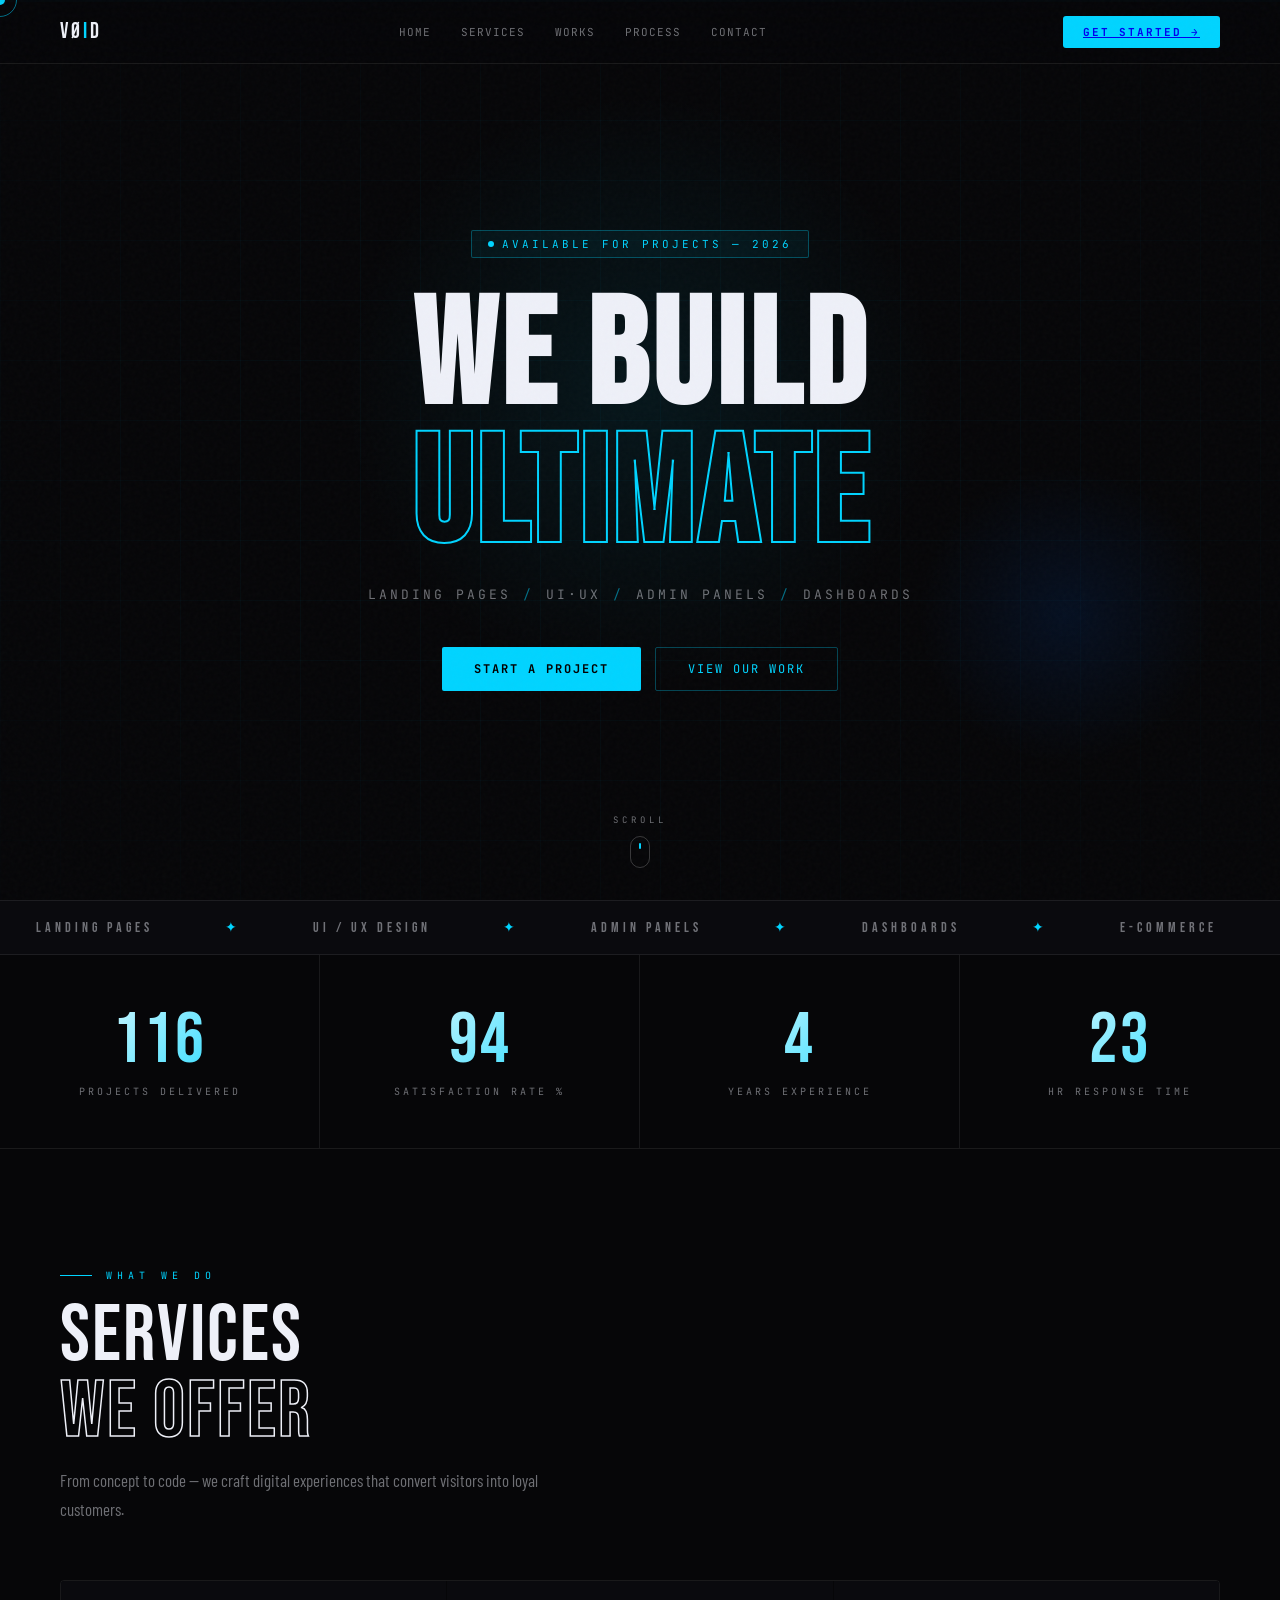
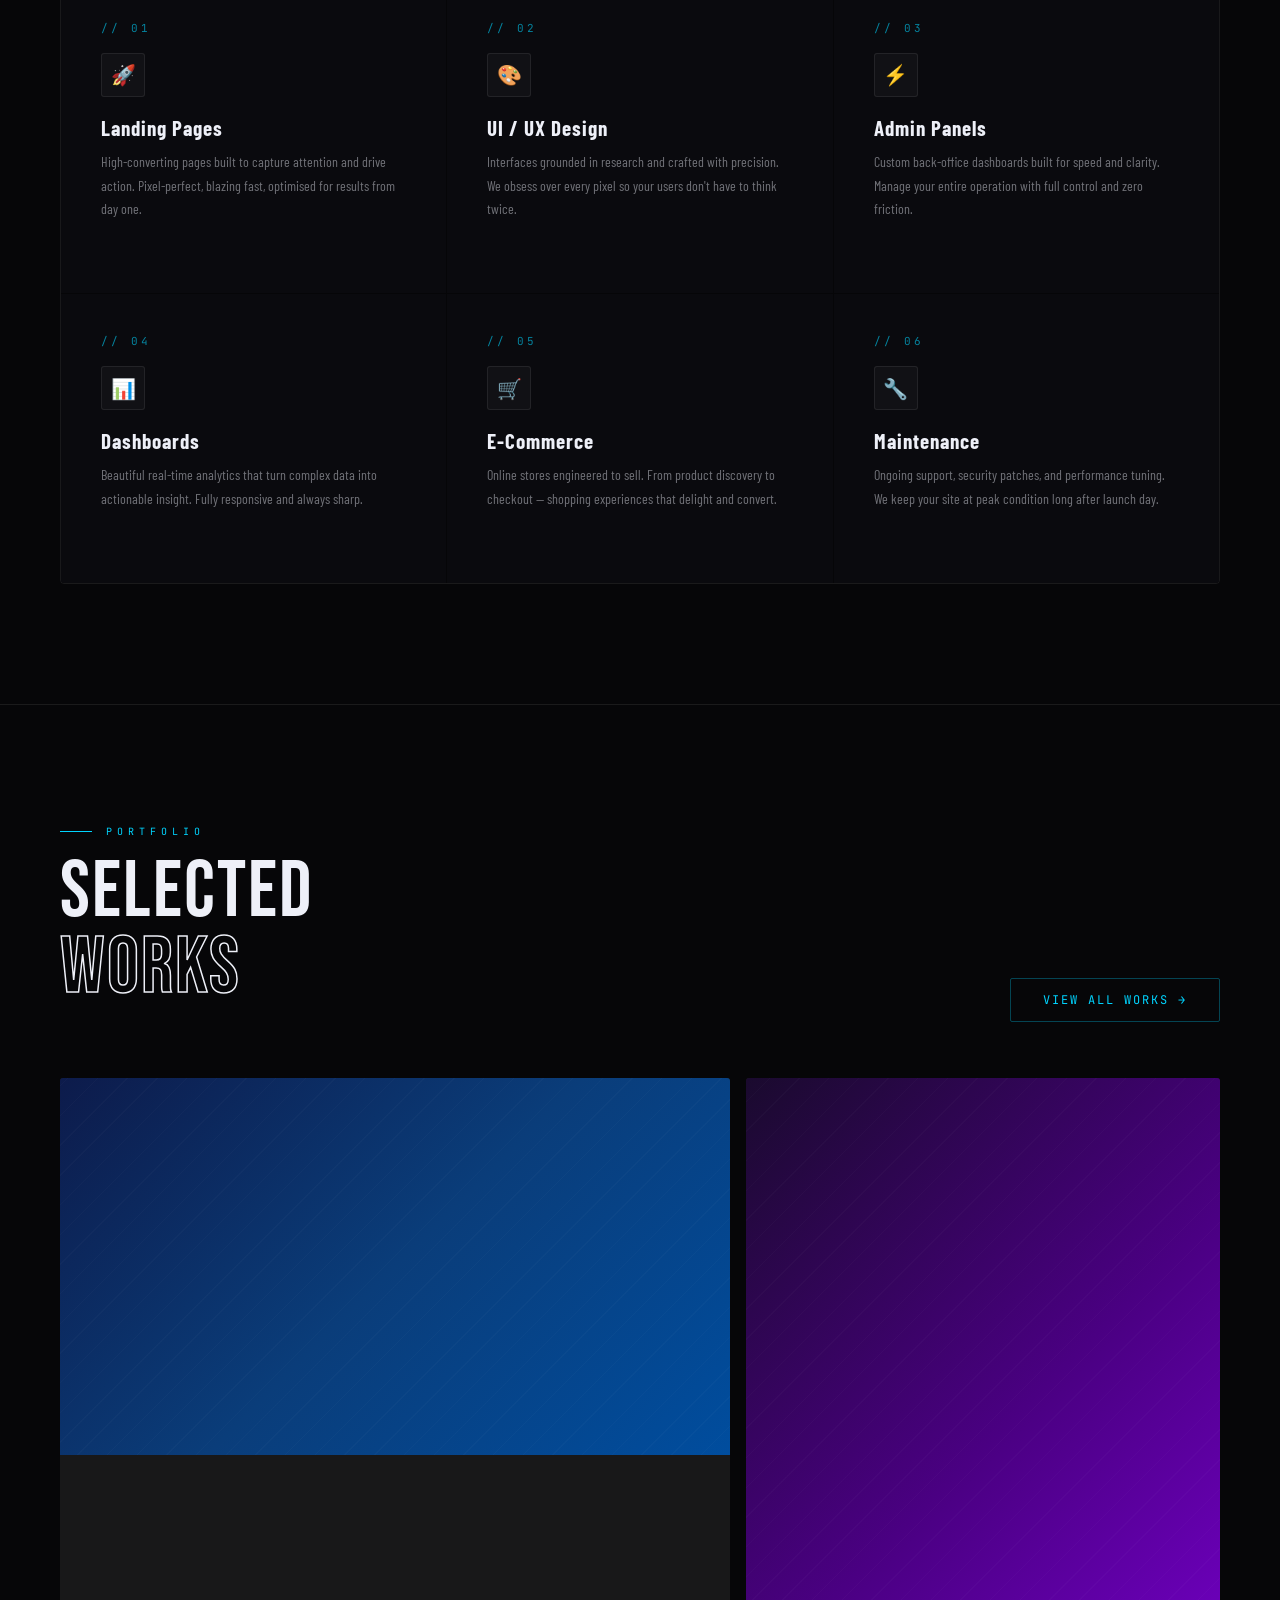
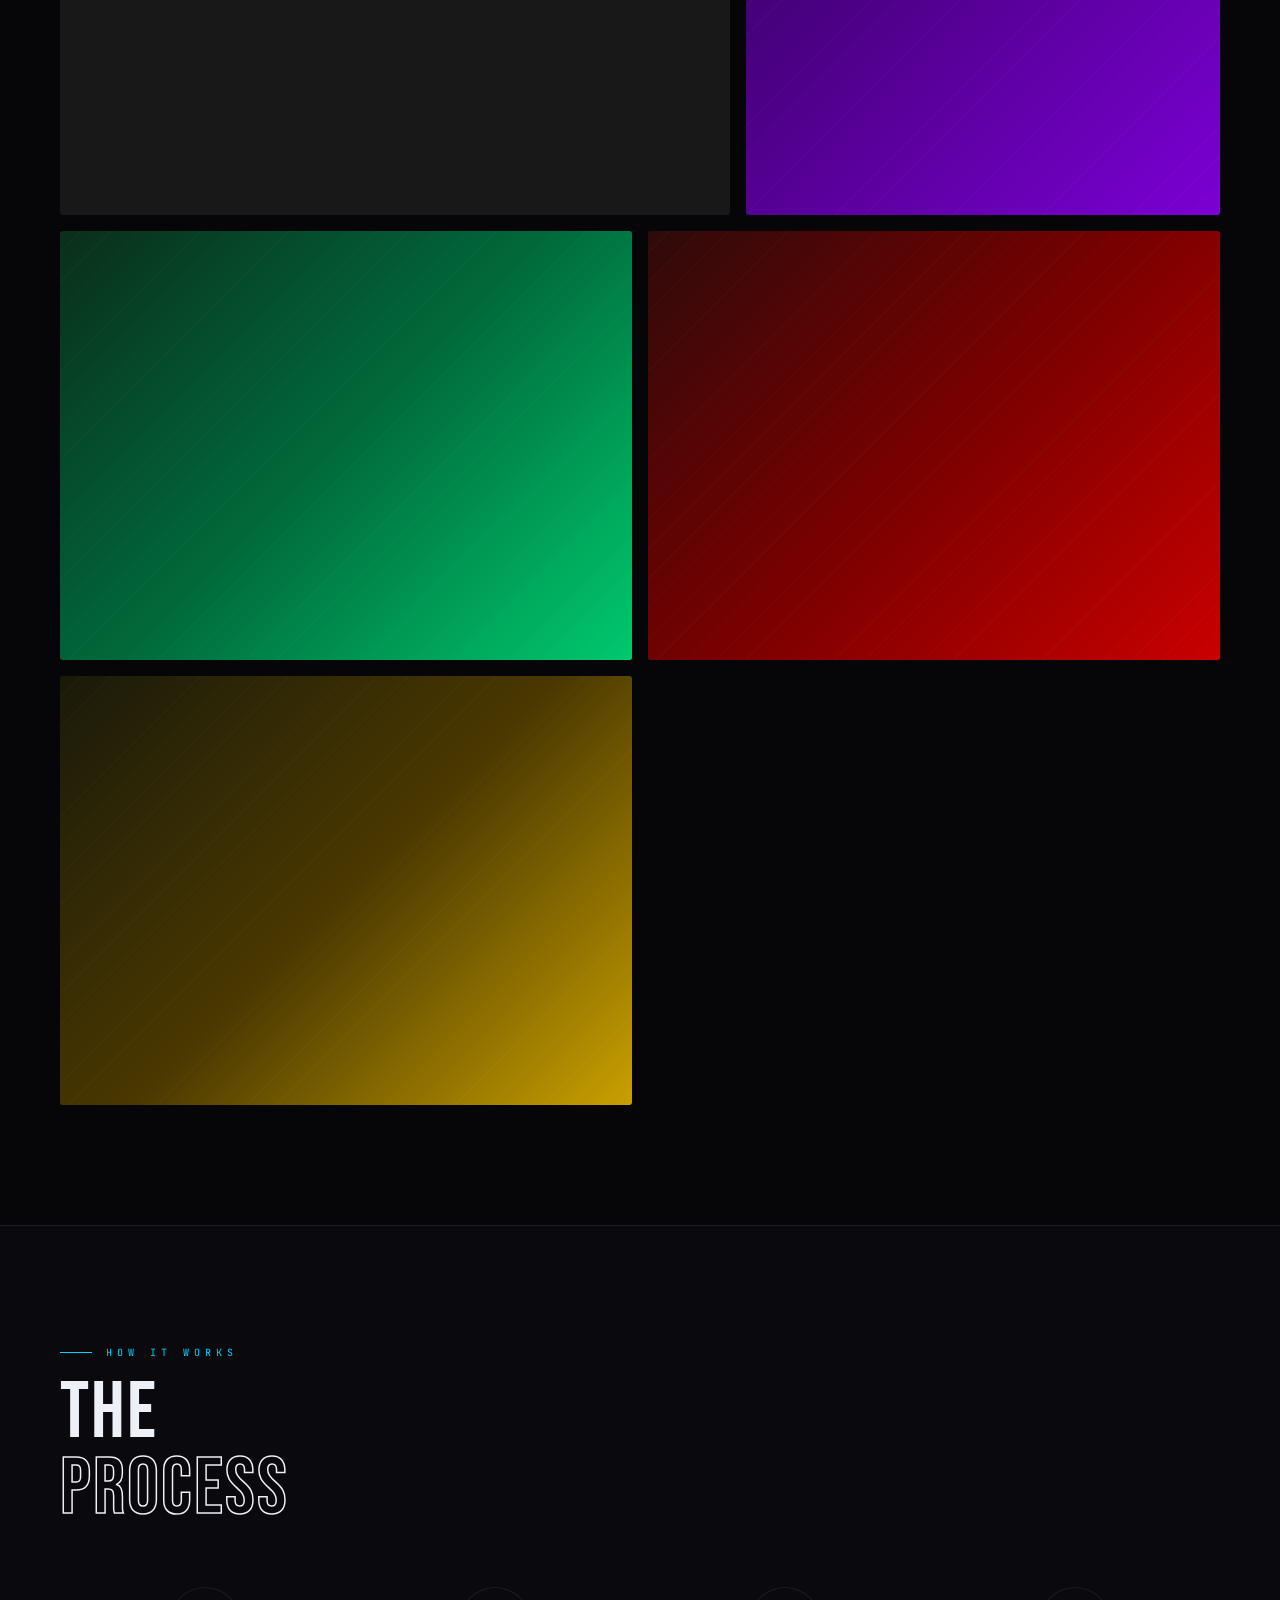
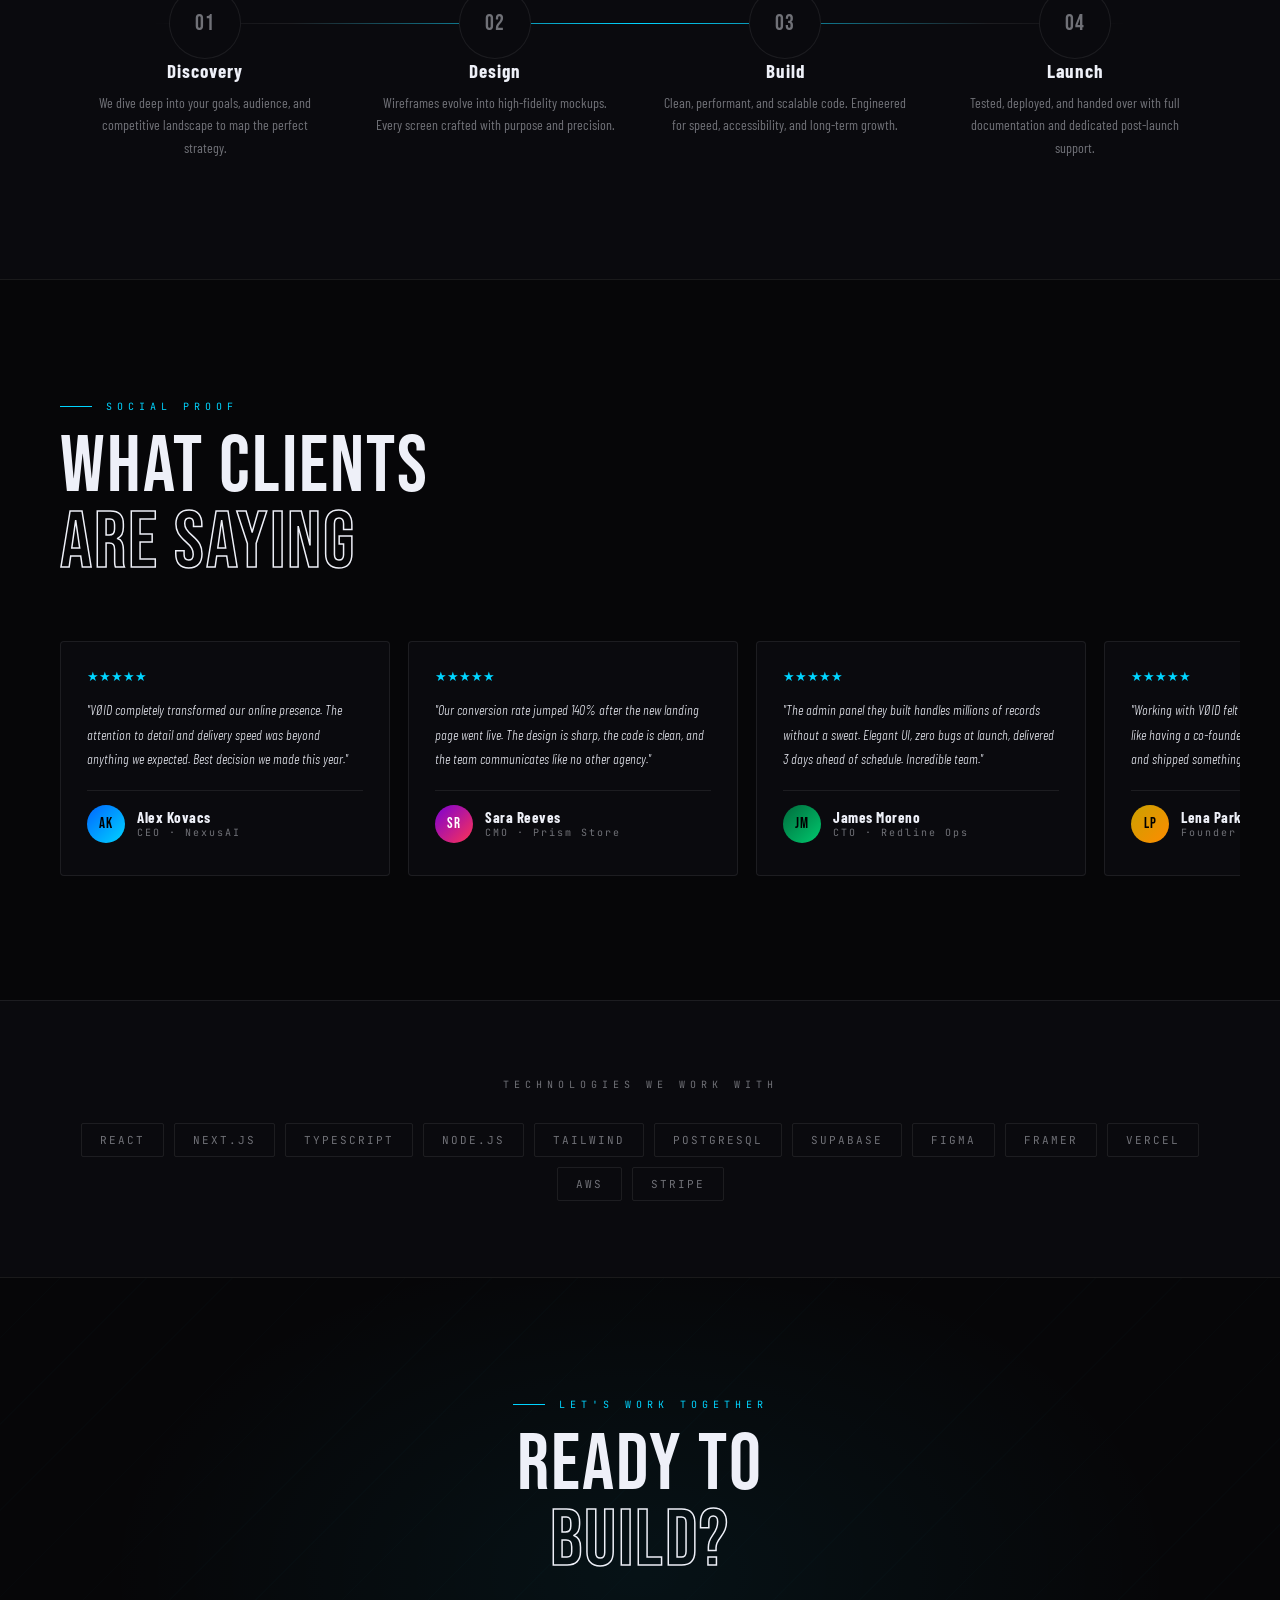
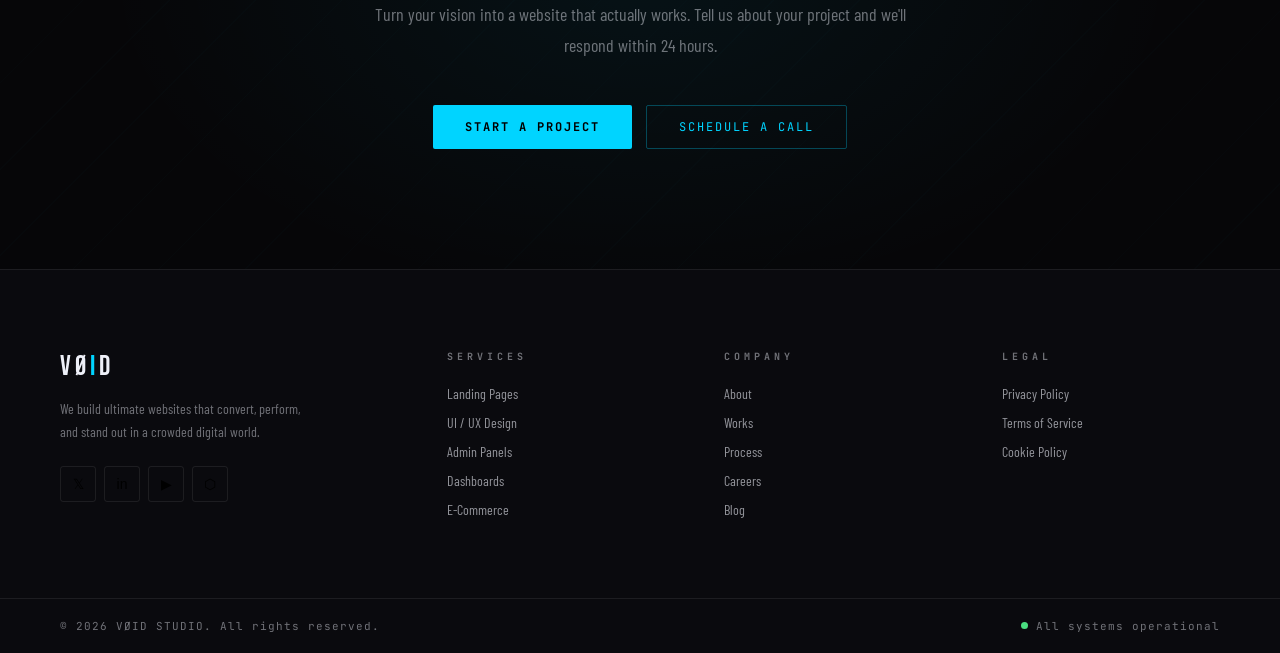
<file: Void Studio/frontend/src/pages/home/index.html>
<!DOCTYPE html>
<html lang="en">
<head>
<meta charset="UTF-8">
<meta name="viewport" content="width=device-width, initial-scale=1.0">
<title>VØID STUDIO — We Build Ultimate Websites</title>
<link rel="preconnect" href="https://fonts.googleapis.com">
<link href="https://fonts.googleapis.com/css2?family=Bebas+Neue&family=Barlow+Condensed:wght@300;400;600;700&family=JetBrains+Mono:wght@300;400;700&display=swap" rel="stylesheet">
<link rel="stylesheet" href="style.css">
</head>
<body>
<div id="cursor"></div>
<div id="cursor-ring"></div>
<div class="scanline"></div>

<!-- HEADER -->
<header>
  <a href="#" class="logo">VØ<span class="a">I</span>D</a>
  <nav class="desk">
    <a href="#">Home</a><a href="#services">Services</a>
    <a href="#works">Works</a><a href="#process">Process</a>
    <a href="#contact">Contact</a>
  </nav>
  <button class="hbtn" type="button"><a href="login.html">Get Started →</a></button>
  <button class="ham" id="ham" type="button" aria-label="Menu">
    <span></span><span></span><span></span>
  </button>
</header>
<div class="mob-nav" id="mobnav">
  <a href="#">Home</a><a href="#services">Services</a>
  <a href="#works">Works</a><a href="#process">Process</a>
  <a href="#contact">Contact</a>
  <button class="mmbtn" type="button"><a href="login.html">Get Started →</a></button>
</div>

<!-- HERO -->
<section class="hero">
  <div class="hero-grid"></div>
  <div class="orb1"></div><div class="orb2"></div>
  <div class="hero-badge"><span class="dot"></span>Available for projects — 2026</div>
  <div class="glitch-wrap">
    <h1>WE BUILD<br><span class="aw">ULTIMATE</span></h1>
    <div class="gc" aria-hidden="true">WE BUILD<br>ULTIMATE</div>
    <div class="gc" aria-hidden="true">WE BUILD<br>ULTIMATE</div>
  </div>
  <p class="hero-sub">Landing Pages<span class="sep">/</span>UI·UX<span class="sep">/</span>Admin Panels<span class="sep">/</span>Dashboards</p>
  <div class="hero-cta">
    <button class="btn-p" type="button">Start a Project</button>
    <button class="btn-g" type="button">View Our Work</button>
  </div>
  <div class="scroll-cue"><span>scroll</span><div class="scroll-mouse"></div></div>
</section>

<!-- TICKER -->
<div class="ticker">
  <div class="ticker-track">
    <span>Landing Pages</span><span class="ac">✦</span><span>UI / UX Design</span><span class="ac">✦</span>
    <span>Admin Panels</span><span class="ac">✦</span><span>Dashboards</span><span class="ac">✦</span>
    <span>E-Commerce</span><span class="ac">✦</span><span>Web Apps</span><span class="ac">✦</span>
    <span>Mobile First</span><span class="ac">✦</span><span>SEO Ready</span><span class="ac">✦</span>
    <span>Landing Pages</span><span class="ac">✦</span><span>UI / UX Design</span><span class="ac">✦</span>
    <span>Admin Panels</span><span class="ac">✦</span><span>Dashboards</span><span class="ac">✦</span>
    <span>E-Commerce</span><span class="ac">✦</span><span>Web Apps</span><span class="ac">✦</span>
    <span>Mobile First</span><span class="ac">✦</span><span>SEO Ready</span><span class="ac">✦</span>
  </div>
</div>

<!-- STATS -->
<div class="stats reveal">
  <div class="stat-item"><div class="stat-num" data-target="120">0</div><div class="stat-label">Projects Delivered</div></div>
  <div class="stat-item"><div class="stat-num" data-target="98">0</div><div class="stat-label">Satisfaction Rate %</div></div>
  <div class="stat-item"><div class="stat-num" data-target="5">0</div><div class="stat-label">Years Experience</div></div>
  <div class="stat-item"><div class="stat-num" data-target="24">0</div><div class="stat-label">Hr Response Time</div></div>
</div>

<!-- SERVICES -->
<section class="services" id="services">
  <div class="svc-hdr">
    <div class="sec-eye reveal">What We Do</div>
    <div class="sec-title reveal">SERVICES<br><span class="ol">WE OFFER</span></div>
    <p class="sec-desc reveal">From concept to code — we craft digital experiences that convert visitors into loyal customers.</p>
  </div>
  <div class="cards-grid">
    <div class="card reveal d1"><div class="shimmer"></div><div class="card-num">// 01</div><div class="card-ico">🚀</div><h3>Landing Pages</h3><p>High-converting pages built to capture attention and drive action. Pixel-perfect, blazing fast, optimised for results from day one.</p><div class="card-lnk">Explore →</div></div>
    <div class="card reveal d2"><div class="shimmer"></div><div class="card-num">// 02</div><div class="card-ico">🎨</div><h3>UI / UX Design</h3><p>Interfaces grounded in research and crafted with precision. We obsess over every pixel so your users don't have to think twice.</p><div class="card-lnk">Explore →</div></div>
    <div class="card reveal d3"><div class="shimmer"></div><div class="card-num">// 03</div><div class="card-ico">⚡</div><h3>Admin Panels</h3><p>Custom back-office dashboards built for speed and clarity. Manage your entire operation with full control and zero friction.</p><div class="card-lnk">Explore →</div></div>
    <div class="card reveal d1"><div class="shimmer"></div><div class="card-num">// 04</div><div class="card-ico">📊</div><h3>Dashboards</h3><p>Beautiful real-time analytics that turn complex data into actionable insight. Fully responsive and always sharp.</p><div class="card-lnk">Explore →</div></div>
    <div class="card reveal d2"><div class="shimmer"></div><div class="card-num">// 05</div><div class="card-ico">🛒</div><h3>E-Commerce</h3><p>Online stores engineered to sell. From product discovery to checkout — shopping experiences that delight and convert.</p><div class="card-lnk">Explore →</div></div>
    <div class="card reveal d3"><div class="shimmer"></div><div class="card-num">// 06</div><div class="card-ico">🔧</div><h3>Maintenance</h3><p>Ongoing support, security patches, and performance tuning. We keep your site at peak condition long after launch day.</p><div class="card-lnk">Explore →</div></div>
  </div>
</section>

<!-- WORKS -->
<section class="works" id="works">
  <div class="wks-hdr">
    <div><div class="sec-eye reveal">Portfolio</div><div class="sec-title reveal">SELECTED<br><span class="ol">WORKS</span></div></div>
    <button class="btn-g reveal" type="button" style="flex-shrink:0">View All Works →</button>
  </div>
  <div class="works-grid">
    <div class="wc big reveal d1"><div class="wi"><div class="wb w1"><div class="wlines"></div></div></div><div class="wo"><div class="wt">SaaS / Dashboard</div><div class="wn">NEXUS ANALYTICS</div></div><div class="wa">↗</div></div>
    <div class="wc tall reveal d2"><div class="wi"><div class="wb w2"><div class="wlines"></div></div></div><div class="wo"><div class="wt">E-Commerce</div><div class="wn">PRISM STORE</div></div><div class="wa">↗</div></div>
    <div class="wc half reveal d1"><div class="wi"><div class="wb w3"><div class="wlines"></div></div></div><div class="wo"><div class="wt">Landing Page</div><div class="wn">GROWTH LABS</div></div><div class="wa">↗</div></div>
    <div class="wc half reveal d2"><div class="wi"><div class="wb w4"><div class="wlines"></div></div></div><div class="wo"><div class="wt">Admin Panel</div><div class="wn">REDLINE OPS</div></div><div class="wa">↗</div></div>
    <div class="wc half reveal d3"><div class="wi"><div class="wb w5"><div class="wlines"></div></div></div><div class="wo"><div class="wt">Brand / Web</div><div class="wn">AURUM STUDIO</div></div><div class="wa">↗</div></div>
  </div>
</section>

<!-- PROCESS -->
<section class="process" id="process">
  <div class="proc-hdr"><div class="sec-eye reveal">How It Works</div><div class="sec-title reveal">THE<br><span class="ol">PROCESS</span></div></div>
  <div class="proc-steps reveal">
    <div class="proc-line"></div>
    <div class="step"><div class="step-circle">01</div><h4>Discovery</h4><p>We dive deep into your goals, audience, and competitive landscape to map the perfect strategy.</p></div>
    <div class="step"><div class="step-circle">02</div><h4>Design</h4><p>Wireframes evolve into high-fidelity mockups. Every screen crafted with purpose and precision.</p></div>
    <div class="step"><div class="step-circle">03</div><h4>Build</h4><p>Clean, performant, and scalable code. Engineered for speed, accessibility, and long-term growth.</p></div>
    <div class="step"><div class="step-circle">04</div><h4>Launch</h4><p>Tested, deployed, and handed over with full documentation and dedicated post-launch support.</p></div>
  </div>
</section>

<!-- TESTIMONIALS -->
<section class="testimonials">
  <div class="tst-hdr"><div class="sec-eye reveal">Social Proof</div><div class="sec-title reveal">WHAT CLIENTS<br><span class="ol">ARE SAYING</span></div></div>
  <div class="tst-wrap">
    <div class="tst-track">
      <div class="tc"><div class="tc-stars">★★★★★</div><p class="tc-quote">"VØID completely transformed our online presence. The attention to detail and delivery speed was beyond anything we expected. Best decision we made this year."</p><div class="tc-author"><div class="tc-av" style="background:linear-gradient(135deg,#0066ff,#00d4ff);color:#000;">AK</div><div><div class="tc-name">Alex Kovacs</div><div class="tc-role">CEO · NexusAI</div></div></div></div>
      <div class="tc"><div class="tc-stars">★★★★★</div><p class="tc-quote">"Our conversion rate jumped 140% after the new landing page went live. The design is sharp, the code is clean, and the team communicates like no other agency."</p><div class="tc-author"><div class="tc-av" style="background:linear-gradient(135deg,#7b00d4,#ff3355);color:#fff;">SR</div><div><div class="tc-name">Sara Reeves</div><div class="tc-role">CMO · Prism Store</div></div></div></div>
      <div class="tc"><div class="tc-stars">★★★★★</div><p class="tc-quote">"The admin panel they built handles millions of records without a sweat. Elegant UI, zero bugs at launch, delivered 3 days ahead of schedule. Incredible team."</p><div class="tc-author"><div class="tc-av" style="background:linear-gradient(135deg,#006b3c,#00c96e);color:#000;">JM</div><div><div class="tc-name">James Moreno</div><div class="tc-role">CTO · Redline Ops</div></div></div></div>
      <div class="tc"><div class="tc-stars">★★★★★</div><p class="tc-quote">"Working with VØID felt less like hiring an agency and more like having a co-founder. They asked the right questions and shipped something truly world-class."</p><div class="tc-author"><div class="tc-av" style="background:linear-gradient(135deg,#c9a000,#ff8c00);color:#000;">LP</div><div><div class="tc-name">Lena Park</div><div class="tc-role">Founder · Aurum Studio</div></div></div></div>
      <div class="tc"><div class="tc-stars">★★★★★</div><p class="tc-quote">"Our dashboard went from clunky to something our team actually loves logging into every morning. The UX uplift was massive and the turnaround was insane."</p><div class="tc-author"><div class="tc-av" style="background:linear-gradient(135deg,#4a0082,#0066ff);color:#fff;">DT</div><div><div class="tc-name">Dan Torres</div><div class="tc-role">Head of Product · Growth Labs</div></div></div></div>
      <!-- duplicates for seamless loop -->
      <div class="tc"><div class="tc-stars">★★★★★</div><p class="tc-quote">"VØID completely transformed our online presence. The attention to detail and delivery speed was beyond anything we expected. Best decision we made this year."</p><div class="tc-author"><div class="tc-av" style="background:linear-gradient(135deg,#0066ff,#00d4ff);color:#000;">AK</div><div><div class="tc-name">Alex Kovacs</div><div class="tc-role">CEO · NexusAI</div></div></div></div>
      <div class="tc"><div class="tc-stars">★★★★★</div><p class="tc-quote">"Our conversion rate jumped 140% after the new landing page went live. The design is sharp, the code is clean, and the team communicates like no other agency."</p><div class="tc-author"><div class="tc-av" style="background:linear-gradient(135deg,#7b00d4,#ff3355);color:#fff;">SR</div><div><div class="tc-name">Sara Reeves</div><div class="tc-role">CMO · Prism Store</div></div></div></div>
      <div class="tc"><div class="tc-stars">★★★★★</div><p class="tc-quote">"The admin panel they built handles millions of records without a sweat. Elegant UI, zero bugs at launch, delivered 3 days ahead of schedule. Incredible team."</p><div class="tc-author"><div class="tc-av" style="background:linear-gradient(135deg,#006b3c,#00c96e);color:#000;">JM</div><div><div class="tc-name">James Moreno</div><div class="tc-role">CTO · Redline Ops</div></div></div></div>
      <div class="tc"><div class="tc-stars">★★★★★</div><p class="tc-quote">"Working with VØID felt less like hiring an agency and more like having a co-founder. They asked the right questions and shipped something truly world-class."</p><div class="tc-author"><div class="tc-av" style="background:linear-gradient(135deg,#c9a000,#ff8c00);color:#000;">LP</div><div><div class="tc-name">Lena Park</div><div class="tc-role">Founder · Aurum Studio</div></div></div></div>
      <div class="tc"><div class="tc-stars">★★★★★</div><p class="tc-quote">"Our dashboard went from clunky to something our team actually loves logging into every morning. The UX uplift was massive and the turnaround was insane."</p><div class="tc-author"><div class="tc-av" style="background:linear-gradient(135deg,#4a0082,#0066ff);color:#fff;">DT</div><div><div class="tc-name">Dan Torres</div><div class="tc-role">Head of Product · Growth Labs</div></div></div></div>
    </div>
  </div>
</section>

<!-- TECH -->
<div class="tech reveal">
  <div class="tech-ttl">Technologies we work with</div>
  <div class="tech-list">
    <span class="tech-item">React</span><span class="tech-item">Next.js</span>
    <span class="tech-item">TypeScript</span><span class="tech-item">Node.js</span>
    <span class="tech-item">Tailwind</span><span class="tech-item">PostgreSQL</span>
    <span class="tech-item">Supabase</span><span class="tech-item">Figma</span>
    <span class="tech-item">Framer</span><span class="tech-item">Vercel</span>
    <span class="tech-item">AWS</span><span class="tech-item">Stripe</span>
  </div>
</div>

<!-- CTA -->
<section class="cta-sec" id="contact">
  <div class="cta-bg"></div>
  <div class="cta-in reveal">
    <div class="sec-eye" style="justify-content:center">Let's Work Together</div>
    <div class="sec-title">READY TO<br><span class="ol">BUILD?</span></div>
    <p class="sec-desc">Turn your vision into a website that actually works. Tell us about your project and we'll respond within 24 hours.</p>
    <div class="cta-acts">
      <button class="btn-p" type="button">Start a Project</button>
      <button class="btn-g" type="button">Schedule a Call</button>
    </div>
  </div>
</section>

<!-- FOOTER -->
<footer>
  <div class="ft-top">
    <div class="ft-brand">
      <span class="ft-logo">VØ<span>I</span>D</span>
      <p>We build ultimate websites that convert, perform, and stand out in a crowded digital world.</p>
      <div class="ft-social">
        <button class="soc" type="button">𝕏</button>
        <button class="soc" type="button">in</button>
        <button class="soc" type="button">▶</button>
        <button class="soc" type="button">⬡</button>
      </div>
    </div>
    <div class="ft-col"><h4>Services</h4><ul><li><a href="#">Landing Pages</a></li><li><a href="#">UI / UX Design</a></li><li><a href="#">Admin Panels</a></li><li><a href="#">Dashboards</a></li><li><a href="#">E-Commerce</a></li></ul></div>
    <div class="ft-col"><h4>Company</h4><ul><li><a href="#">About</a></li><li><a href="#">Works</a></li><li><a href="#">Process</a></li><li><a href="#">Careers</a></li><li><a href="#">Blog</a></li></ul></div>
    <div class="ft-col"><h4>Legal</h4><ul><li><a href="#">Privacy Policy</a></li><li><a href="#">Terms of Service</a></li><li><a href="#">Cookie Policy</a></li></ul></div>
  </div>
  <div class="ft-bot">
    <p>© 2026 VØID STUDIO. All rights reserved.</p>
    <div class="ft-status"><span class="sdot"></span>All systems operational</div>
  </div>
</footer>

<script src="script.js"></script>
</body>
</html>
</file>
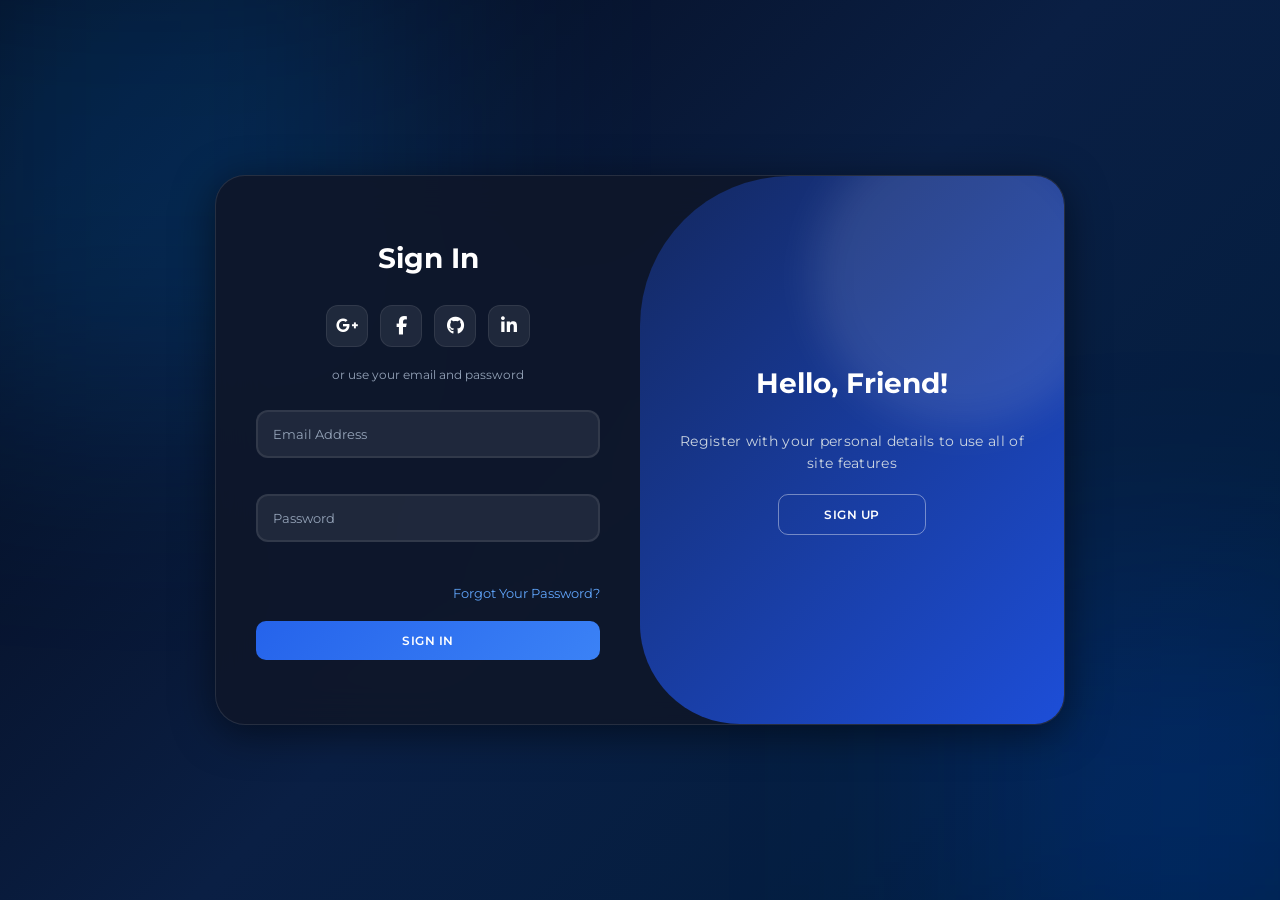
<file: Void Studio/frontend/src/pages/login/index.html>
<!DOCTYPE html>
<html lang="en">
 
<head>
    <meta charset="UTF-8">
    <meta name="viewport" content="width=device-width, initial-scale=1.0">
    <link rel="stylesheet" href="https://cdnjs.cloudflare.com/ajax/libs/font-awesome/6.4.2/css/all.min.css">
    <link rel="stylesheet" href="style.css">
    <title>Modern Login Page | Frontend Developer</title>
</head>
 
<body>
 
    <div class="container" id="container">
        <!-- Sign Up Form -->
        <div class="form-container sign-up">
            <form id="signupForm" novalidate>
                <h1>Create Account</h1>
                <div class="social-icons">
                    <a href="javascript:void(0)" class="icon" title="Sign up with Google">
                        <i class="fa-brands fa-google-plus-g"></i>
                    </a>
                    <a href="javascript:void(0)" class="icon" title="Sign up with Facebook">
                        <i class="fa-brands fa-facebook-f"></i>
                    </a>
                    <a href="javascript:void(0)" class="icon" title="Sign up with GitHub">
                        <i class="fa-brands fa-github"></i>
                    </a>
                    <a href="javascript:void(0)" class="icon" title="Sign up with LinkedIn">
                        <i class="fa-brands fa-linkedin-in"></i>
                    </a>
                </div>
                <span>or use your email for registration</span>
                
                <div class="form-group">
                    <input type="text" id="signupName" name="name" placeholder="Full Name" required>
                    <span class="error-message" id="nameError"></span>
                </div>
 
                <div class="form-group">
                    <input type="email" id="signupEmail" name="email" placeholder="Email Address" required>
                    <span class="error-message" id="signupEmailError"></span>
                </div>
 
                <div class="form-group">
                    <input type="password" id="signupPassword" name="password" placeholder="Password (min 6 characters)" required>
                    <span class="error-message" id="signupPasswordError"></span>
                </div>
 
                <div class="form-group">
                    <input type="password" id="confirmPassword" name="confirmPassword" placeholder="Confirm Password" required>
                    <span class="error-message" id="confirmPasswordError"></span>
                </div>
 
                <button type="submit" class="btn-primary">Sign Up</button>
                <div class="success-message" id="signupSuccess"></div>
            </form>
        </div>
 
        <!-- Sign In Form -->
        <div class="form-container sign-in">
            <form id="signinForm" novalidate>
                <h1>Sign In</h1>
                <div class="social-icons">
                    <a href="javascript:void(0)" class="icon" title="Sign in with Google">
                        <i class="fa-brands fa-google-plus-g"></i>
                    </a>
                    <a href="javascript:void(0)" class="icon" title="Sign in with Facebook">
                        <i class="fa-brands fa-facebook-f"></i>
                    </a>
                    <a href="javascript:void(0)" class="icon" title="Sign in with GitHub">
                        <i class="fa-brands fa-github"></i>
                    </a>
                    <a href="javascript:void(0)" class="icon" title="Sign in with LinkedIn">
                        <i class="fa-brands fa-linkedin-in"></i>
                    </a>
                </div>
                <span>or use your email and password</span>
 
                <div class="form-group">
                    <input type="email" id="signinEmail" name="email" placeholder="Email Address" required>
                    <span class="error-message" id="signinEmailError"></span>
                </div>
 
                <div class="form-group">
                    <input type="password" id="signinPassword" name="password" placeholder="Password" required>
                    <span class="error-message" id="signinPasswordError"></span>
                </div>
 
                <a href="javascript:void(0)" class="forgot-password">Forgot Your Password?</a>
                <button type="submit" class="btn-primary">Sign In</button>
                <div class="success-message" id="signinSuccess"></div>
            </form>
        </div>
 
        <!-- Toggle Panel -->
        <div class="toggle-container">
            <div class="toggle">
                <div class="toggle-panel toggle-left">
                    <h1>Welcome Back!</h1>
                    <p>Enter your personal details to use all of site features</p>
                    <button type="button" class="btn-secondary" id="login">Sign In</button>
                </div>
                <div class="toggle-panel toggle-right">
                    <h1>Hello, Friend!</h1>
                    <p>Register with your personal details to use all of site features</p>
                    <button type="button" class="btn-secondary" id="register">Sign Up</button>
                </div>
            </div>
        </div>
    </div>
 
    <script src="script.js"></script>
</body>
 
</html>
</file>
<file: Void Studio/frontend/src/pages/home/style.css>
*,*::before,*::after{margin:0;padding:0;box-sizing:border-box;}
html{scroll-behavior:smooth;}
:root{
  --bg:#060608;--bg2:#0a0a0e;
  --surface:rgba(255,255,255,0.03);--surface2:rgba(255,255,255,0.07);
  --border:rgba(255,255,255,0.08);--border2:rgba(0,212,255,0.3);
  --text:#eef0f8;--muted:rgba(238,240,248,0.45);
  --accent:#00d4ff;--accent2:#0066ff;--red:#ff3355;
  --font-hero:'Bebas Neue',sans-serif;
  --font-body:'Barlow Condensed',sans-serif;
  --font-mono:'JetBrains Mono',monospace;
}
body{
    background:var(--bg);
    color:var(--text);
    font-family:var(--font-body);
    overflow-x:hidden;
    cursor:none;
}
::-webkit-scrollbar{width:3px;}
::-webkit-scrollbar-track{background:var(--bg);}
::-webkit-scrollbar-thumb{background:var(--accent2);}

/* CURSOR */
#cursor{
    position:fixed;
    width:10px;
    height:10px;
    background:var(--accent);
    border-radius:50%;
    pointer-events:none;
    z-index:9999;
    transform:translate(-50%,-50%);
    transition:width .15s,height .15s,background .15s;
    mix-blend-mode:difference;
}
#cursor-ring{position:fixed;width:34px;height:34px;border:1px solid rgba(0,212,255,0.5);border-radius:50%;pointer-events:none;z-index:9998;transform:translate(-50%,-50%);}

/* NOISE */
body::after{content:'';position:fixed;inset:0;background-image:url("data:image/svg+xml,%3Csvg viewBox='0 0 256 256' xmlns='http://www.w3.org/2000/svg'%3E%3Cfilter id='n'%3E%3CfeTurbulence type='fractalNoise' baseFrequency='0.9' numOctaves='4' stitchTiles='stitch'/%3E%3C/filter%3E%3Crect width='100%25' height='100%25' filter='url(%23n)' opacity='1'/%3E%3C/svg%3E");opacity:.025;pointer-events:none;z-index:1000;}
.scanline{position:fixed;top:0;left:0;right:0;height:2px;background:linear-gradient(transparent,rgba(0,212,255,0.04),transparent);pointer-events:none;z-index:999;animation:scanAnim 8s linear infinite;}

/* KEYFRAMES */
@keyframes scanAnim{0%{transform:translateY(-100%);}100%{transform:translateY(100vh);}}
@keyframes fadeUp{from{opacity:0;transform:translateY(40px);}to{opacity:1;transform:translateY(0);}}
@keyframes fadeIn{from{opacity:0;}to{opacity:1;}}
@keyframes glitch1{0%,100%{clip-path:inset(0 0 95% 0);}20%{clip-path:inset(40% 0 50% 0);}40%{clip-path:inset(70% 0 10% 0);}60%{clip-path:inset(20% 0 70% 0);}80%{clip-path:inset(80% 0 5% 0);}}
@keyframes glitch2{0%,100%{clip-path:inset(50% 0 30% 0);transform:translate(-3px,0);}25%{clip-path:inset(10% 0 60% 0);transform:translate(3px,0);}75%{clip-path:inset(80% 0 5% 0);transform:translate(-2px,0);}}
@keyframes marqueeLTR{from{transform:translateX(0);}to{transform:translateX(-50%);}}
@keyframes pulse{0%,100%{box-shadow:0 0 0 0 rgba(0,212,255,0.5);}50%{box-shadow:0 0 0 10px rgba(0,212,255,0);}}
@keyframes floatY{0%,100%{transform:translateY(0);}50%{transform:translateY(-8px);}}
@keyframes lineGrow{from{transform:scaleX(0);}to{transform:scaleX(1);}}

/* REVEAL */
.reveal{opacity:0;transform:translateY(30px);transition:opacity .7s ease,transform .7s ease;}
.reveal.visible{opacity:1;transform:none;}
.d1{transition-delay:.1s;}.d2{transition-delay:.2s;}.d3{transition-delay:.3s;}.d4{transition-delay:.4s;}

/* ── HEADER ── */
header{position:fixed;top:0;left:0;right:0;z-index:500;padding:0 clamp(20px,5vw,60px);height:64px;display:flex;align-items:center;justify-content:space-between;background:rgba(6,6,8,0.88);backdrop-filter:blur(24px);border-bottom:1px solid var(--border);animation:fadeIn .6s ease both;}
.logo{font-family:var(--font-hero);font-size:22px;letter-spacing:3px;color:var(--text);text-decoration:none;}
.logo .a{color:var(--accent);}
nav.desk{display:flex;gap:2px;align-items:center;}
nav.desk a{font-family:var(--font-mono);font-size:11px;color:var(--muted);text-decoration:none;padding:7px 13px;border-radius:3px;border:1px solid transparent;letter-spacing:1px;text-transform:uppercase;transition:color .2s,border-color .2s,background .2s;}
nav.desk a:hover{color:var(--accent);border-color:var(--border2);background:rgba(0,212,255,0.04);}
.hbtn{font-family:var(--font-mono);font-size:11px;letter-spacing:2px;text-transform:uppercase;padding:9px 20px;border-radius:3px;border:none;background:var(--accent);color:#000;font-weight:700;cursor:none;transition:transform .2s,box-shadow .2s;}
.hbtn:hover{transform:translateY(-2px);box-shadow:0 6px 20px rgba(0,212,255,0.35);}
.ham{display:none;flex-direction:column;gap:5px;cursor:none;padding:8px;background:none;border:none;}
.ham span{width:24px;height:1.5px;background:var(--text);transition:transform .3s,opacity .3s;display:block;}
.ham.open span:nth-child(1){transform:translateY(6.5px) rotate(45deg);}
.ham.open span:nth-child(2){opacity:0;}
.ham.open span:nth-child(3){transform:translateY(-6.5px) rotate(-45deg);}
.mob-nav{position:fixed;top:64px;left:0;right:0;background:rgba(6,6,8,0.98);backdrop-filter:blur(30px);border-bottom:1px solid var(--border);padding:24px clamp(20px,5vw,60px);display:flex;flex-direction:column;gap:4px;transform:translateY(-120%);opacity:0;transition:transform .4s cubic-bezier(.23,1,.32,1),opacity .3s;z-index:499;}
.mob-nav.open{transform:translateY(0);opacity:1;}
.mob-nav a{font-family:var(--font-mono);font-size:13px;color:var(--muted);text-decoration:none;letter-spacing:2px;text-transform:uppercase;padding:14px 0;border-bottom:1px solid var(--border);transition:color .2s;}
.mob-nav a:hover{color:var(--accent);}
.mob-nav .mmbtn{margin-top:16px;font-family:var(--font-mono);font-size:12px;letter-spacing:2px;text-transform:uppercase;padding:14px;border-radius:3px;border:none;background:var(--accent);color:#000;font-weight:700;cursor:none;}

/* ── HERO ── */
.hero{min-height:100vh;display:flex;flex-direction:column;align-items:center;justify-content:center;text-align:center;padding:100px clamp(20px,5vw,60px) 80px;position:relative;overflow:hidden;}
.hero-grid{position:absolute;inset:0;background-image:linear-gradient(rgba(0,212,255,0.03) 1px,transparent 1px),linear-gradient(90deg,rgba(0,212,255,0.03) 1px,transparent 1px);background-size:60px 60px;mask-image:radial-gradient(ellipse 80% 80% at 50% 50%,black 40%,transparent 100%);}
.orb1{position:absolute;width:600px;height:600px;background:radial-gradient(circle,rgba(0,212,255,0.08) 0%,transparent 70%);top:50%;left:50%;transform:translate(-50%,-60%);pointer-events:none;animation:floatY 8s ease-in-out infinite;}
.orb2{position:absolute;width:300px;height:300px;background:radial-gradient(circle,rgba(0,102,255,0.1) 0%,transparent 70%);bottom:15%;right:5%;pointer-events:none;animation:floatY 6s ease-in-out infinite reverse;}
.hero-badge{display:inline-flex;align-items:center;gap:8px;padding:6px 16px;border-radius:2px;border:1px solid var(--border2);background:rgba(0,212,255,0.05);font-family:var(--font-mono);font-size:11px;color:var(--accent);letter-spacing:3px;text-transform:uppercase;margin-bottom:32px;animation:fadeUp .6s .1s ease both;}
.hero-badge .dot{width:6px;height:6px;border-radius:50%;background:var(--accent);animation:pulse 2s infinite;}
.glitch-wrap{position:relative;margin-bottom:20px;animation:fadeUp .7s .2s ease both;}
.hero h1{font-family:var(--font-hero);font-size:clamp(60px,13vw,150px);letter-spacing:4px;color:var(--text);line-height:.92;}
.hero h1 .aw{-webkit-text-stroke:2px var(--accent);color:transparent;display:block;}
.gc{position:absolute;inset:0;font-family:var(--font-hero);font-size:clamp(60px,13vw,150px);letter-spacing:4px;line-height:.92;pointer-events:none;opacity:0;}
.glitch-wrap:hover .gc:nth-child(2){opacity:.7;color:var(--accent);animation:glitch1 .3s infinite;}
.glitch-wrap:hover .gc:nth-child(3){opacity:.5;color:var(--red);animation:glitch2 .3s infinite;}
.hero-sub{font-family:var(--font-mono);font-size:clamp(10px,1.3vw,13px);color:var(--muted);letter-spacing:3px;text-transform:uppercase;margin-bottom:44px;animation:fadeUp .7s .4s ease both;}
.sep{margin:0 12px;color:var(--accent);opacity:.5;}
.hero-cta{display:flex;gap:14px;justify-content:center;flex-wrap:wrap;animation:fadeUp .7s .55s ease both;}
.btn-p{font-family:var(--font-mono);font-size:12px;letter-spacing:2px;text-transform:uppercase;padding:14px 32px;border:none;border-radius:2px;background:var(--accent);color:#000;font-weight:700;cursor:none;transition:transform .2s,box-shadow .2s;}
.btn-p:hover{transform:translateY(-3px);box-shadow:0 12px 32px rgba(0,212,255,0.4);}
.btn-g{font-family:var(--font-mono);font-size:12px;letter-spacing:2px;text-transform:uppercase;padding:13px 32px;border:1px solid var(--border2);border-radius:2px;background:transparent;color:var(--accent);cursor:none;transition:transform .2s,background .2s,box-shadow .2s;}
.btn-g:hover{transform:translateY(-3px);background:rgba(0,212,255,0.06);box-shadow:0 12px 32px rgba(0,212,255,0.15);}
.scroll-cue{position:absolute;bottom:32px;left:50%;transform:translateX(-50%);display:flex;flex-direction:column;align-items:center;gap:10px;animation:fadeIn 1s 1.2s ease both;}
.scroll-cue span{font-family:var(--font-mono);font-size:9px;letter-spacing:4px;text-transform:uppercase;color:var(--muted);}
.scroll-mouse{width:20px;height:32px;border:1px solid rgba(255,255,255,0.2);border-radius:10px;position:relative;}
.scroll-mouse::before{content:'';position:absolute;width:2px;height:6px;border-radius:2px;background:var(--accent);top:6px;left:50%;transform:translateX(-50%);animation:floatY 1.5s ease-in-out infinite;}

/* ── TICKER ── */
.ticker{border-top:1px solid var(--border);border-bottom:1px solid var(--border);padding:18px 0;overflow:hidden;background:var(--bg2);}
.ticker-track{display:flex;white-space:nowrap;animation:marqueeLTR 22s linear infinite;}
.ticker-track span{font-family:var(--font-hero);font-size:14px;letter-spacing:4px;text-transform:uppercase;color:var(--muted);padding:0 36px;}
.ticker-track span.ac{color:var(--accent);}

/* ── STATS ── */
.stats{display:grid;grid-template-columns:repeat(4,1fr);border-bottom:1px solid var(--border);}
.stat-item{padding:clamp(28px,5vw,50px) clamp(16px,3vw,40px);border-right:1px solid var(--border);text-align:center;}
.stat-item:last-child{border-right:none;}
.stat-num{font-family:var(--font-hero);font-size:clamp(38px,6vw,72px);letter-spacing:2px;background:linear-gradient(135deg,#fff,var(--accent));-webkit-background-clip:text;-webkit-text-fill-color:transparent;background-clip:text;line-height:1;margin-bottom:8px;}
.stat-label{font-family:var(--font-mono);font-size:10px;color:var(--muted);letter-spacing:3px;text-transform:uppercase;}

/* ── SECTION HEADER ── */
.sec-eye{font-family:var(--font-mono);font-size:10px;color:var(--accent);letter-spacing:5px;text-transform:uppercase;display:flex;align-items:center;gap:14px;margin-bottom:16px;}
.sec-eye::before{content:'';height:1px;width:32px;background:var(--accent);}
.sec-title{font-family:var(--font-hero);font-size:clamp(34px,7vw,80px);letter-spacing:2px;line-height:.95;margin-bottom:16px;}
.sec-title .ol{-webkit-text-stroke:1.5px var(--text);color:transparent;}
.sec-desc{font-size:clamp(14px,1.8vw,17px);color:var(--muted);max-width:480px;line-height:1.7;}

/* ── SERVICES ── */
.services{padding:clamp(60px,10vw,120px) clamp(20px,5vw,60px);}
.svc-hdr{margin-bottom:56px;}
.cards-grid{display:grid;grid-template-columns:repeat(3,1fr);gap:1px;border:1px solid var(--border);border-radius:4px;overflow:hidden;}
.card{background:var(--bg2);padding:clamp(22px,4vw,40px);position:relative;overflow:hidden;cursor:none;transition:background .3s;}
.card::before{content:'';position:absolute;top:0;left:0;right:0;height:1px;background:linear-gradient(90deg,transparent,var(--accent),transparent);transform:scaleX(0);transform-origin:left;transition:transform .4s ease;}
.card::after{content:'';position:absolute;inset:0;background:linear-gradient(135deg,rgba(0,212,255,0.04),transparent);opacity:0;transition:opacity .3s;}
.card:hover{background:rgba(0,212,255,0.03);}
.card:hover::before{transform:scaleX(1);}
.card:hover::after{opacity:1;}
.shimmer{position:absolute;top:-50%;left:-60%;width:40%;height:200%;background:linear-gradient(105deg,transparent 40%,rgba(255,255,255,0.04) 50%,transparent 60%);transform:skewX(-15deg);transition:left .6s ease;pointer-events:none;z-index:2;}
.card:hover .shimmer{left:130%;}
.card-num{font-family:var(--font-mono);font-size:11px;color:var(--accent);letter-spacing:3px;margin-bottom:18px;opacity:.6;}
.card-ico{width:44px;height:44px;border-radius:3px;border:1px solid var(--border);background:var(--surface);display:flex;align-items:center;justify-content:center;font-size:20px;margin-bottom:18px;transition:transform .3s cubic-bezier(.23,1,.32,1),border-color .3s,box-shadow .3s;position:relative;z-index:3;}
.card:hover .card-ico{transform:scale(1.15) rotate(-6deg);border-color:var(--border2);box-shadow:0 4px 20px rgba(0,212,255,0.2);}
.card h3{font-size:clamp(16px,2.2vw,21px);font-weight:700;letter-spacing:1px;margin-bottom:10px;position:relative;z-index:3;transition:color .3s;}
.card:hover h3{color:var(--accent);}
.card p{font-size:clamp(12px,1.4vw,14px);color:var(--muted);line-height:1.7;position:relative;z-index:3;}
.card-lnk{display:inline-flex;align-items:center;gap:8px;margin-top:18px;font-family:var(--font-mono);font-size:11px;color:var(--accent);letter-spacing:2px;text-transform:uppercase;opacity:0;transform:translateY(6px);transition:opacity .3s,transform .3s;position:relative;z-index:3;}
.card:hover .card-lnk{opacity:1;transform:none;}

/* ── WORKS ── */
.works{padding:clamp(60px,10vw,120px) clamp(20px,5vw,60px);border-top:1px solid var(--border);}
.wks-hdr{display:flex;align-items:flex-end;justify-content:space-between;gap:24px;margin-bottom:56px;flex-wrap:wrap;}
.works-grid{display:grid;grid-template-columns:repeat(12,1fr);gap:16px;}
.wc{position:relative;overflow:hidden;border-radius:3px;background:var(--surface2);cursor:none;}
.wc.big{grid-column:span 7;}.wc.tall{grid-column:span 5;}.wc.half{grid-column:span 6;}
.wi{width:100%;aspect-ratio:16/9;display:flex;align-items:center;justify-content:center;overflow:hidden;position:relative;}
.wc.tall .wi{aspect-ratio:9/14;}.wc.half .wi{aspect-ratio:4/3;}
.wb{width:100%;height:100%;transition:transform .6s cubic-bezier(.23,1,.32,1);position:absolute;inset:0;}
.wc:hover .wb{transform:scale(1.07);}
.wo{position:absolute;inset:0;background:linear-gradient(to top,rgba(0,0,0,0.85) 0%,transparent 60%);display:flex;flex-direction:column;justify-content:flex-end;padding:24px;opacity:0;transform:translateY(10px);transition:opacity .4s,transform .4s;}
.wc:hover .wo{opacity:1;transform:none;}
.wt{font-family:var(--font-mono);font-size:10px;letter-spacing:3px;text-transform:uppercase;color:var(--accent);margin-bottom:6px;}
.wn{font-family:var(--font-hero);font-size:clamp(16px,2.5vw,26px);letter-spacing:2px;}
.wa{position:absolute;top:20px;right:20px;width:36px;height:36px;border-radius:50%;background:var(--accent);color:#000;display:flex;align-items:center;justify-content:center;font-size:16px;font-weight:700;transform:scale(0);transition:transform .3s cubic-bezier(.23,1,.32,1);}
.wc:hover .wa{transform:scale(1);}
.w1{background:linear-gradient(135deg,#0d1b4b,#0a3d7a,#004d9e);}
.w2{background:linear-gradient(135deg,#1a0a2e,#4a0082,#7b00d4);}
.w3{background:linear-gradient(135deg,#0a2e1a,#006b3c,#00c96e);}
.w4{background:linear-gradient(135deg,#2e0a0a,#7a0000,#c90000);}
.w5{background:linear-gradient(135deg,#1a1a0a,#4a3800,#c9a000);}
.wlines{position:absolute;inset:0;background-image:repeating-linear-gradient(-45deg,transparent,transparent 20px,rgba(255,255,255,0.02) 20px,rgba(255,255,255,0.02) 21px);}

/* ── PROCESS ── */
.process{padding:clamp(60px,10vw,120px) clamp(20px,5vw,60px);border-top:1px solid var(--border);background:var(--bg2);}
.proc-hdr{margin-bottom:60px;}
.proc-steps{display:grid;grid-template-columns:repeat(4,1fr);position:relative;gap:0;}
.proc-line{position:absolute;top:36px;left:0;right:0;height:1px;background:linear-gradient(90deg,transparent 8%,var(--border) 20%,var(--accent) 50%,var(--border) 80%,transparent 92%);}
.step{padding:0 24px;padding-top:72px;position:relative;}
.step-circle{position:absolute;top:0;left:50%;transform:translateX(-50%);width:72px;height:72px;border-radius:50%;border:1px solid var(--border);background:var(--bg2);display:flex;align-items:center;justify-content:center;font-family:var(--font-hero);font-size:22px;color:var(--muted);letter-spacing:1px;transition:border-color .3s,color .3s,background .3s,transform .3s;z-index:2;}
.step:hover .step-circle{border-color:var(--accent);color:var(--accent);background:rgba(0,212,255,0.06);transform:translateX(-50%) scale(1.1);}
.step h4{font-size:clamp(14px,1.8vw,19px);font-weight:700;letter-spacing:1px;margin-bottom:10px;text-align:center;}
.step p{font-size:clamp(12px,1.3vw,14px);color:var(--muted);text-align:center;line-height:1.6;}

/* ── TESTIMONIALS ── */
.testimonials{padding:clamp(60px,10vw,120px) clamp(20px,5vw,60px);border-top:1px solid var(--border);overflow:hidden;}
.tst-hdr{margin-bottom:56px;}
.tst-wrap{overflow:hidden;margin:0 -20px;}
.tst-track{display:flex;gap:18px;width:max-content;animation:marqueeLTR 40s linear infinite;padding:4px 20px;}
.tst-track:hover{animation-play-state:paused;}
.tc{flex:0 0 330px;background:var(--bg2);border:1px solid var(--border);border-radius:4px;padding:26px;cursor:none;transition:border-color .3s,transform .3s;}
.tc:hover{border-color:var(--border2);transform:translateY(-4px);}
.tc-stars{display:flex;gap:3px;margin-bottom:14px;font-size:13px;color:var(--accent);}
.tc-quote{font-size:clamp(12px,1.4vw,14px);color:var(--text);line-height:1.75;margin-bottom:18px;font-style:italic;font-weight:300;}
.tc-author{display:flex;align-items:center;gap:12px;border-top:1px solid var(--border);padding-top:14px;}
.tc-av{width:38px;height:38px;border-radius:50%;display:flex;align-items:center;justify-content:center;font-family:var(--font-hero);font-size:15px;letter-spacing:1px;flex-shrink:0;}
.tc-name{font-size:15px;font-weight:700;letter-spacing:.5px;}
.tc-role{font-family:var(--font-mono);font-size:10px;color:var(--muted);letter-spacing:2px;}

/* ── TECH ── */
.tech{padding:clamp(40px,6vw,80px) clamp(20px,5vw,60px);border-top:1px solid var(--border);background:var(--bg2);}
.tech-ttl{font-family:var(--font-mono);font-size:10px;letter-spacing:5px;text-transform:uppercase;color:var(--muted);text-align:center;margin-bottom:32px;}
.tech-list{display:flex;flex-wrap:wrap;gap:10px;justify-content:center;}
.tech-item{font-family:var(--font-mono);font-size:11px;letter-spacing:2px;text-transform:uppercase;padding:9px 18px;border:1px solid var(--border);border-radius:2px;color:var(--muted);transition:border-color .2s,color .2s,background .2s;}
.tech-item:hover{border-color:var(--border2);color:var(--accent);background:rgba(0,212,255,0.04);}

/* ── CTA ── */
.cta-sec{padding:clamp(60px,10vw,120px) clamp(20px,5vw,60px);border-top:1px solid var(--border);position:relative;overflow:hidden;}
.cta-bg{position:absolute;inset:0;background:radial-gradient(ellipse 60% 80% at 50% 50%,rgba(0,212,255,0.06),transparent 70%),repeating-linear-gradient(-45deg,transparent,transparent 60px,rgba(0,212,255,0.01) 60px,rgba(0,212,255,0.01) 61px);}
.cta-in{position:relative;z-index:2;text-align:center;max-width:800px;margin:0 auto;}
.cta-in .sec-title{margin-bottom:20px;}
.cta-in .sec-desc{margin:0 auto 44px;max-width:560px;font-size:clamp(14px,1.8vw,18px);}
.cta-acts{display:flex;gap:14px;justify-content:center;flex-wrap:wrap;}

/* ── FOOTER ── */
footer{border-top:1px solid var(--border);background:var(--bg2);}
.ft-top{display:grid;grid-template-columns:1.5fr repeat(3,1fr);gap:clamp(28px,5vw,60px);padding:clamp(40px,8vw,80px) clamp(20px,5vw,60px);}
.ft-brand .ft-logo{font-family:var(--font-hero);font-size:28px;letter-spacing:4px;display:block;margin-bottom:14px;}
.ft-brand .ft-logo span{color:var(--accent);}
.ft-brand p{font-size:14px;color:var(--muted);max-width:240px;line-height:1.7;}
.ft-social{display:flex;gap:8px;margin-top:22px;flex-wrap:wrap;}
.soc{width:36px;height:36px;border-radius:3px;border:1px solid var(--border);background:transparent;display:flex;align-items:center;justify-content:center;font-size:14px;cursor:none;transition:border-color .2s,background .2s,transform .2s;}
.soc:hover{border-color:var(--border2);background:rgba(0,212,255,0.06);transform:translateY(-2px);}
.ft-col h4{font-family:var(--font-mono);font-size:10px;letter-spacing:4px;text-transform:uppercase;color:var(--muted);margin-bottom:20px;}
.ft-col ul{list-style:none;display:flex;flex-direction:column;gap:10px;}
.ft-col a{font-size:14px;color:rgba(238,240,248,0.6);text-decoration:none;transition:color .2s;}
.ft-col a:hover{color:var(--accent);}
.ft-bot{border-top:1px solid var(--border);padding:20px clamp(20px,5vw,60px);display:flex;justify-content:space-between;align-items:center;flex-wrap:wrap;gap:12px;}
.ft-bot p{font-family:var(--font-mono);font-size:11px;color:var(--muted);letter-spacing:1px;}
.ft-status{display:flex;align-items:center;gap:8px;font-family:var(--font-mono);font-size:11px;color:var(--muted);letter-spacing:1px;}
.sdot{width:7px;height:7px;border-radius:50%;background:#4ade80;animation:pulse 2.5s infinite;}

/* ── RESPONSIVE ── */
@media(max-width:1024px){
  .cards-grid{grid-template-columns:repeat(2,1fr);}
  .proc-steps{grid-template-columns:repeat(2,1fr);gap:40px;}
  .proc-line{display:none;}
  .step{padding:0;}
  .step-circle{position:relative;top:auto;left:auto;transform:none;margin:0 auto 20px;}
  .step:hover .step-circle{transform:scale(1.1);}
  .ft-top{grid-template-columns:1fr 1fr;}
  .stats{grid-template-columns:repeat(2,1fr);}
  .stat-item:nth-child(2){border-right:none;}
  .stat-item:nth-child(3){border-top:1px solid var(--border);}
  .stat-item:nth-child(4){border-top:1px solid var(--border);border-right:none;}
  .wc.big{grid-column:span 12;}.wc.tall{grid-column:span 12;}
  .wc.tall .wi{aspect-ratio:16/9;}
  .wc.half{grid-column:span 6;}
}
@media(max-width:768px){
  nav.desk,.hbtn{display:none;}
  .ham{display:flex;}
  .cards-grid{grid-template-columns:1fr;}
  .proc-steps{grid-template-columns:1fr;gap:36px;}
  .wc.big,.wc.tall,.wc.half{grid-column:span 12;}
  .wc.tall .wi{aspect-ratio:4/3;}
  .wks-hdr{flex-direction:column;align-items:flex-start;}
  .ft-top{grid-template-columns:1fr;}
  .ft-col:not(:first-child){display:none;}
  .ft-brand{display:block!important;}
  .stats{grid-template-columns:repeat(2,1fr);}
  .tc{flex:0 0 280px;}
  .cta-acts{flex-direction:column;align-items:center;}
  .cta-acts button{width:100%;max-width:280px;}
}
@media(max-width:480px){
  .stats{grid-template-columns:1fr;}
  .stat-item{border-right:none!important;border-top:1px solid var(--border);}
  .stat-item:first-child{border-top:none;}
  .hero-badge{font-size:9px;letter-spacing:2px;}
  .hero-sub{font-size:9px;letter-spacing:1.5px;}
}
</file>
<file: Void Studio/frontend/src/pages/login/style.css>
@import url('https://fonts.googleapis.com/css2?family=Montserrat:wght@300;400;500;600;700&display=swap');
 
* {
    margin: 0;
    padding: 0;
    box-sizing: border-box;
    font-family: 'Montserrat', sans-serif;
}
 
body {
    background: linear-gradient(135deg, #050816, #0a1f44, #001d3d);
    display: flex;
    align-items: center;
    justify-content: center;
    flex-direction: column;
    min-height: 100vh;
    overflow-x: hidden;
    padding: 20px;
}
 
/* Glow Background */
body::before {
    content: '';
    position: fixed;
    width: 500px;
    height: 500px;
    background: rgba(0, 140, 255, 0.2);
    filter: blur(120px);
    top: -100px;
    left: -100px;
    z-index: -1;
}
 
body::after {
    content: '';
    position: fixed;
    width: 400px;
    height: 400px;
    background: rgba(0, 89, 255, 0.2);
    filter: blur(120px);
    bottom: -100px;
    right: -100px;
    z-index: -1;
}
 
.container {
    background: rgba(15, 23, 42, 0.9);
    color: #fff;
    border-radius: 30px;
    backdrop-filter: blur(20px);
    box-shadow: 0 8px 40px rgba(0, 0, 0, 0.5);
    position: relative;
    overflow: hidden;
    width: 850px;
    max-width: 100%;
    min-height: 550px;
    border: 1px solid rgba(255, 255, 255, 0.1);
}
 
.container p {
    font-size: 14px;
    line-height: 22px;
    letter-spacing: 0.3px;
    margin: 20px 0;
    color: #cbd5e1;
}
 
.container span {
    font-size: 12px;
    color: #94a3b8;
    display: block;
    margin-bottom: 20px;
}
 
.container a {
    color: #60a5fa;
    font-size: 13px;
    text-decoration: none;
    margin: 15px 0 10px;
    transition: 0.3s;
}
 
.container a:hover {
    color: #93c5fd;
}
 
.container a:focus {
    outline: 2px solid #3b82f6;
    outline-offset: 2px;
}
 
/* Button Styling */
.btn-primary,
.btn-secondary {
    font-size: 12px;
    padding: 12px 45px;
    border: none;
    border-radius: 10px;
    font-weight: 600;
    letter-spacing: 0.5px;
    text-transform: uppercase;
    cursor: pointer;
    transition: all 0.3s ease;
}
 
.btn-primary {
    background: linear-gradient(135deg, #2563eb, #3b82f6);
    color: #fff;
    margin-top: 10px;
    width: 100%;
}
 
.btn-primary:hover {
    transform: translateY(-3px);
    box-shadow: 0 10px 25px rgba(37, 99, 235, 0.4);
}
 
.btn-primary:active {
    transform: translateY(-1px);
}
 
.btn-primary:focus {
    outline: 2px solid #1e40af;
    outline-offset: 2px;
}
 
.btn-secondary {
    background: transparent;
    border: 1px solid rgba(255, 255, 255, 0.4);
    color: #fff;
}
 
.btn-secondary:hover {
    background: rgba(255, 255, 255, 0.1);
    transform: translateY(-3px);
}
 
.btn-secondary:focus {
    outline: 2px solid rgba(255, 255, 255, 0.8);
    outline-offset: 2px;
}
 
.container form {
    background: transparent;
    display: flex;
    align-items: center;
    justify-content: center;
    flex-direction: column;
    padding: 0 40px;
    height: 100%;
}
 
.container h1 {
    color: #fff;
    margin-bottom: 10px;
    font-size: 28px;
}
 
.form-group {
    width: 100%;
    margin: 8px 0;
    position: relative;
}
 
.container input {
    background: rgba(255, 255, 255, 0.08);
    border: 2px solid rgba(255, 255, 255, 0.08);
    padding: 14px 15px;
    font-size: 13px;
    border-radius: 12px;
    width: 100%;
    outline: none;
    color: white;
    transition: all 0.3s ease;
}
 
.container input::placeholder {
    color: #94a3b8;
}
 
.container input:focus {
    border-color: #3b82f6;
    background: rgba(59, 130, 246, 0.12);
    box-shadow: 0 0 15px rgba(59, 130, 246, 0.3);
}
 
.container input:invalid:not(:placeholder-shown) {
    border-color: #ef4444;
}
 
/* Error Messages */
.error-message {
    color: #ef4444;
    font-size: 11px;
    margin-top: 4px;
    display: none;
    animation: slideDown 0.3s ease;
}
 
.success-message {
    color: #10b981;
    font-size: 13px;
    margin-top: 15px;
    display: none;
    padding: 10px;
    background: rgba(16, 185, 129, 0.1);
    border-radius: 8px;
    animation: slideDown 0.3s ease;
}
 
@keyframes slideDown {
    from {
        opacity: 0;
        transform: translateY(-5px);
    }
    to {
        opacity: 1;
        transform: translateY(0);
    }
}
 
.form-container {
    position: absolute;
    top: 0;
    height: 100%;
    transition: all 0.6s ease-in-out;
}
 
.sign-in {
    left: 0;
    width: 50%;
    z-index: 2;
}
 
.container.active .sign-in {
    transform: translateX(100%);
}
 
.sign-up {
    left: 0;
    width: 50%;
    opacity: 0;
    z-index: 1;
}
 
.container.active .sign-up {
    transform: translateX(100%);
    opacity: 1;
    z-index: 5;
    animation: move 0.6s;
}
 
@keyframes move {
    0%, 49.99% {
        opacity: 0;
        z-index: 1;
    }
    50%, 100% {
        opacity: 1;
        z-index: 5;
    }
}
 
.social-icons {
    margin: 20px 0;
}
 
.social-icons a {
    background: rgba(255, 255, 255, 0.08);
    color: #fff;
    font-size: 18px;
    width: 42px;
    height: 42px;
    display: inline-flex;
    justify-content: center;
    align-items: center;
    border-radius: 12px;
    border: 1px solid rgba(255, 255, 255, 0.08);
    margin: 0 4px;
    transition: all 0.3s ease;
}
 
.social-icons a:hover {
    background: #2563eb;
    transform: translateY(-3px);
    box-shadow: 0 8px 20px rgba(37, 99, 235, 0.4);
}
 
.social-icons a:focus {
    outline: 2px solid rgba(255, 255, 255, 0.8);
    outline-offset: 2px;
}
 
.forgot-password {
    align-self: flex-end;
    margin: 10px 0;
}
 
.toggle-container {
    position: absolute;
    top: 0;
    left: 50%;
    width: 50%;
    height: 100%;
    overflow: hidden;
    transition: all 0.6s ease-in-out;
    border-radius: 150px 0 0 100px;
    z-index: 1000;
}
 
.container.active .toggle-container {
    transform: translateX(-100%);
    border-radius: 0 150px 100px 0;
}
 
.toggle {
    background: linear-gradient(135deg, #0f172a, #1d4ed8);
    color: #fff;
    position: relative;
    left: -100%;
    height: 100%;
    width: 200%;
    transform: translateX(0);
    transition: all 0.6s ease-in-out;
}
 
.toggle::before {
    content: '';
    position: absolute;
    width: 300px;
    height: 300px;
    background: rgba(255, 255, 255, 0.1);
    border-radius: 50%;
    top: -50px;
    right: -50px;
    filter: blur(20px);
}
 
.container.active .toggle {
    transform: translateX(50%);
}
 
.toggle-panel {
    position: absolute;
    width: 50%;
    height: 100%;
    display: flex;
    align-items: center;
    justify-content: center;
    flex-direction: column;
    padding: 0 30px;
    text-align: center;
    top: 0;
    transform: translateX(0);
    transition: all 0.6s ease-in-out;
}
 
.toggle-left {
    transform: translateX(-200%);
}
 
.container.active .toggle-left {
    transform: translateX(0);
}
 
.toggle-right {
    right: 0;
    transform: translateX(0);
}
 
.container.active .toggle-right {
    transform: translateX(200%);
}
 
/* Mobile Responsiveness */
@media (max-width: 768px) {
    .container {
        width: 95vw;
        min-height: 600px;
    }
 
    .form-container {
        width: 100% !important;
    }
 
    .sign-in,
    .sign-up {
        width: 100%;
    }
 
    .container.active .sign-in {
        transform: translateX(0);
    }
 
    .container.active .sign-up {
        transform: translateX(0);
    }
 
    .toggle-container {
        width: 100%;
        left: 0;
        border-radius: 30px;
    }
 
    .container.active .toggle-container {
        transform: translateY(100%);
        border-radius: 30px;
    }
 
    .toggle-panel {
        width: 100%;
    }
 
    .toggle-left {
        transform: translateY(-100%);
    }
 
    .container.active .toggle-left {
        transform: translateY(0);
    }
 
    .toggle-right {
        transform: translateY(0);
    }
 
    .container.active .toggle-right {
        transform: translateY(100%);
    }
 
    .container form {
        padding: 0 25px;
    }
 
    .container h1 {
        font-size: 22px;
    }
 
    .container input {
        font-size: 14px;
        padding: 12px 12px;
    }
 
    .btn-primary,
    .btn-secondary {
        padding: 10px 35px;
        font-size: 11px;
    }
 
    .social-icons a {
        width: 38px;
        height: 38px;
        font-size: 16px;
    }
}
 
@media (max-width: 480px) {
    body {
        padding: 10px;
    }
 
    .container {
        border-radius: 20px;
        min-height: 500px;
    }
 
    .container form {
        padding: 0 20px;
    }
 
    .container h1 {
        font-size: 18px;
        margin-bottom: 5px;
    }
 
    .container span {
        font-size: 11px;
    }
 
    .container input {
        font-size: 13px;
        padding: 11px 10px;
        margin: 6px 0;
    }
 
    .form-group {
        margin: 6px 0;
    }
 
    .error-message {
        font-size: 10px;
    }
 
    .btn-primary,
    .btn-secondary {
        padding: 10px 30px;
        font-size: 10px;
    }
 
    .toggle-panel {
        padding: 0 20px;
    }
 
    .toggle-panel h1 {
        font-size: 18px;
    }
 
    .toggle-panel p {
        font-size: 12px;
    }
}
 
/* Accessibility */
:focus-visible {
    outline: 2px solid #3b82f6;
    outline-offset: 2px;
}
 
/* Loading state */
.btn-primary:disabled {
    opacity: 0.6;
    cursor: not-allowed;
}
 
.btn-primary:disabled:hover {
    transform: none;
    box-shadow: none;
}
</file>
